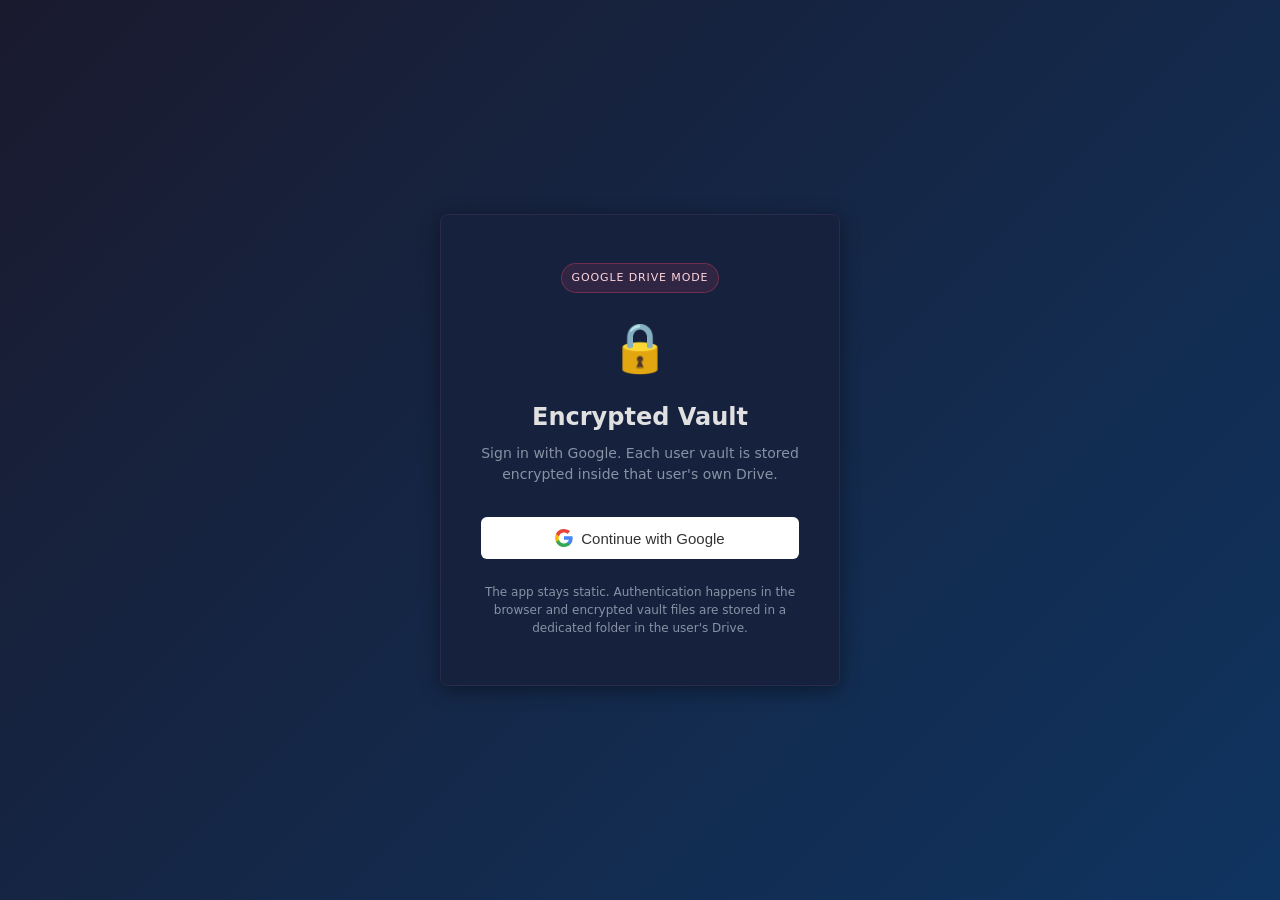
<file: index.html>
<!DOCTYPE html>
<html lang="en">
<head>
    <meta charset="UTF-8">
    <meta http-equiv="refresh" content="0; url=/login.html">
    <title>Vault</title>
</head>
<body>
    <script>window.location.replace('/login.html');</script>
</body>
</html>
</file>
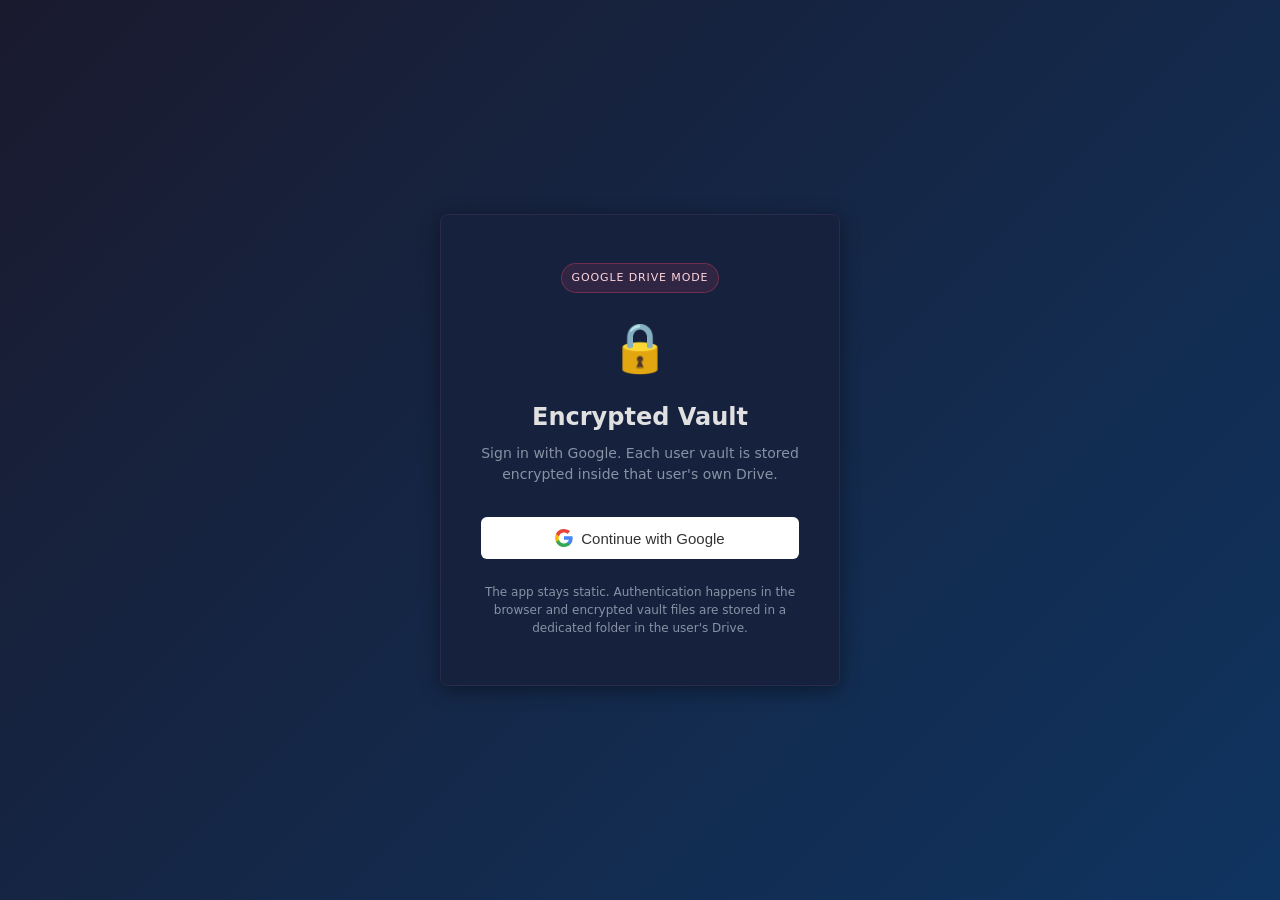
<file: public/index.html>
<!DOCTYPE html>
<html lang="en">
<head>
    <meta charset="UTF-8">
    <meta http-equiv="refresh" content="0; url=/login.html">
    <title>Drive cifrado</title>
</head>
<body>
    <script>window.location.replace('/login.html');</script>
</body>
</html>
</file>
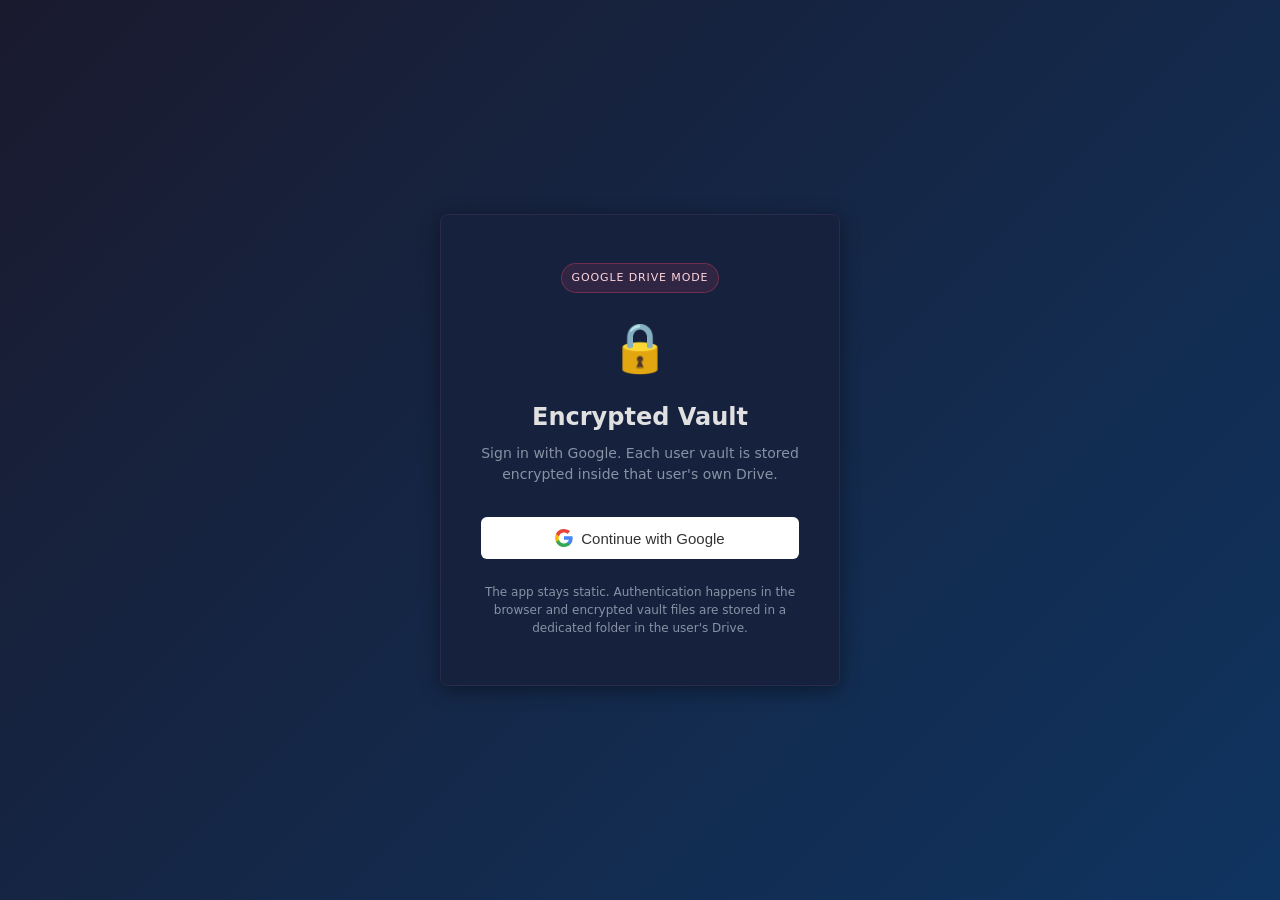
<file: editor.html>
<!DOCTYPE html>
<html lang="en">
<head>
    <meta charset="UTF-8">
    <meta name="viewport" content="width=device-width, initial-scale=1.0">
    <title>Editor — Vault</title>
    <link rel="stylesheet" href="/css/style.css">
    <link rel="stylesheet" href="/css/editor.css">
    <script src="https://accounts.google.com/gsi/client" async defer></script>
</head>
<body class="editor-page">

    <!-- Header -->
    <header class="editor-header">
        <div class="editor-header-left">
            <a href="/explorer.html" class="btn-back" id="btnBack">← Explorer</a>
            <span class="editor-filename" id="editorFilename">Untitled</span>
            <span class="save-status" id="saveStatus"></span>
        </div>
        <div class="editor-header-right">
            <button class="toolbar-btn" id="btnSaveNow">💾 Save</button>
        </div>
    </header>

    <!-- Formatting toolbar -->
    <div class="editor-toolbar">
        <button class="fmt-btn" data-cmd="bold"      title="Bold (Ctrl+B)"><b>B</b></button>
        <button class="fmt-btn" data-cmd="italic"    title="Italic (Ctrl+I)"><i>I</i></button>
        <button class="fmt-btn" data-cmd="underline" title="Underline (Ctrl+U)"><u>U</u></button>
        <button class="fmt-btn" data-cmd="strikeThrough" title="Strikethrough"><s>S</s></button>
        <div class="toolbar-sep"></div>

        <select id="headingSelect" title="Text style">
            <option value="p">Paragraph</option>
            <option value="h1">Heading 1</option>
            <option value="h2">Heading 2</option>
            <option value="h3">Heading 3</option>
            <option value="pre">Code</option>
            <option value="blockquote">Quote</option>
        </select>

        <div class="toolbar-sep"></div>
        <button class="fmt-btn" data-cmd="insertUnorderedList" title="Bullet list">• ≡</button>
        <button class="fmt-btn" data-cmd="insertOrderedList"   title="Numbered list">1. ≡</button>
        <div class="toolbar-sep"></div>

        <button class="fmt-btn" data-cmd="justifyLeft"   title="Align left">⬅</button>
        <button class="fmt-btn" data-cmd="justifyCenter" title="Center">⬛</button>
        <button class="fmt-btn" data-cmd="justifyRight"  title="Align right">➡</button>
        <div class="toolbar-sep"></div>

        <button class="fmt-btn" data-cmd="undo" title="Undo (Ctrl+Z)">↩</button>
        <button class="fmt-btn" data-cmd="redo" title="Redo (Ctrl+Y)">↪</button>
        <div class="toolbar-sep"></div>

        <button class="fmt-btn" id="btnInsertLink"  title="Insert link">🔗</button>
        <button class="fmt-btn" id="btnInsertHr"    title="Horizontal rule">—</button>
    </div>

    <!-- Document canvas -->
    <div class="editor-canvas">
        <div class="editor-paper"
             id="editorContent"
             contenteditable="true"
             spellcheck="true">
        </div>
    </div>

    <!-- Status bar -->
    <footer class="editor-status">
        <span id="wordCount">0 words</span>
        <span id="charCount">0 chars</span>
        <span id="autoSaveInfo">Auto-save every 5s</span>
    </footer>

    <script src="/js/app-config.js"></script>
    <script src="/js/api.js"></script>
    <script src="/js/auth.js"></script>
    <script src="/js/editor.js"></script>
</body>
</html>
</file>
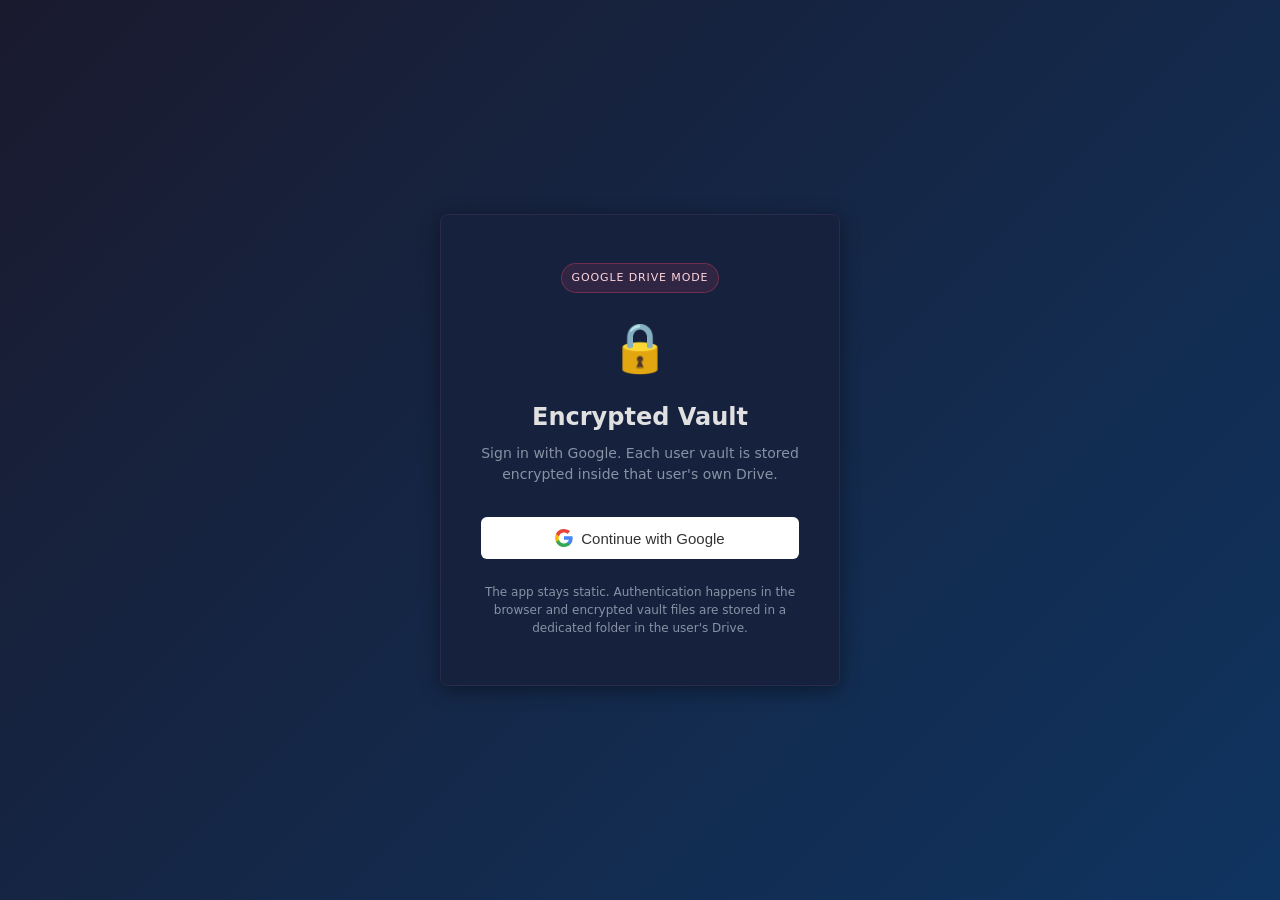
<file: explorer.html>
<!DOCTYPE html>
<html lang="en">
<head>
    <meta charset="UTF-8">
    <meta name="viewport" content="width=device-width, initial-scale=1.0">
    <title>Vault — Explorer</title>
    <link rel="stylesheet" href="/css/style.css">
    <script src="https://accounts.google.com/gsi/client" async defer></script>
</head>
<body class="explorer-page">

    <!-- Header -->
    <header class="header">
        <div class="header-left">
            <span class="header-logo">🔒</span>
            <span class="header-title">Encrypted Vault</span>
        </div>
        <div class="header-toolbar">
            <button class="toolbar-btn" id="btnUpload" title="Upload files">
                ⬆ Upload
            </button>
            <button class="toolbar-btn" id="btnNewFolder" title="Create folder">
                📁 New Folder
            </button>
            <button class="toolbar-btn" id="btnNewDoc" title="Create text document">
                📝 New Document
            </button>
            <button class="toolbar-btn" id="btnDownload" title="Download selected" disabled>
                ⬇ Download
            </button>
            <button class="toolbar-btn btn-danger" id="btnDelete" title="Delete selected" disabled>
                🗑 Delete
            </button>
        </div>
        <div class="header-right">
            <span id="userEmail" class="user-email"></span>
            <button class="toolbar-btn" id="btnLock" title="Lock vault">🔒 Lock</button>
            <button class="toolbar-btn" id="btnLogout" title="Sign out">Sign out</button>
        </div>
    </header>

    <!-- Breadcrumb -->
    <div class="breadcrumb" id="breadcrumb">
        <span class="breadcrumb-item active" data-id="null">Root</span>
    </div>

    <!-- Main layout -->
    <div class="explorer-layout">

        <!-- Sidebar: folder tree -->
        <aside class="sidebar" id="sidebar">
            <div class="sidebar-header">Folders</div>
            <div class="tree-container" id="folderTree"></div>
        </aside>

        <!-- Content: file list -->
        <main class="content" id="content">
            <table class="file-table" id="fileTable">
                <thead>
                    <tr>
                        <th class="col-check"><input type="checkbox" id="selectAll"></th>
                        <th class="col-name">Name</th>
                        <th class="col-size">Size</th>
                        <th class="col-date">Modified</th>
                        <th class="col-type">Type</th>
                    </tr>
                </thead>
                <tbody id="fileList">
                    <tr class="empty-row"><td colspan="5">Loading…</td></tr>
                </tbody>
            </table>
        </main>
    </div>

    <!-- Status bar -->
    <footer class="status-bar">
        <span id="statusText">Ready</span>
        <span id="selectionInfo"></span>
    </footer>

    <!-- Context Menu -->
    <div class="context-menu" id="contextMenu" style="display:none">
        <div class="menu-item" data-action="open">📂 Open</div>
        <div class="menu-item" data-action="download">⬇ Download</div>
        <div class="menu-item" data-action="rename">✏ Rename</div>
        <div class="menu-item" data-action="move">✂ Move to…</div>
        <div class="menu-item" data-action="copy">📋 Copy to…</div>
        <div class="menu-separator"></div>
        <div class="menu-item menu-danger" data-action="delete">🗑 Delete</div>
    </div>

    <!-- Upload input (hidden) -->
    <input type="file" id="fileInput" multiple style="display:none">

    <!-- Dialogs -->
    <div class="modal-overlay" id="modalOverlay" style="display:none">
        <div class="modal" id="modal">
            <div class="modal-header">
                <span id="modalTitle">Dialog</span>
                <button class="modal-close" id="modalClose">✕</button>
            </div>
            <div class="modal-body" id="modalBody"></div>
            <div class="modal-footer" id="modalFooter"></div>
        </div>
    </div>

    <script src="/js/app-config.js"></script>
    <script src="/js/api.js"></script>
    <script src="/js/auth.js"></script>
    <script src="/js/dialogs.js"></script>
    <script src="/js/folders.js"></script>
    <script src="/js/files.js"></script>
    <script src="/js/upload.js"></script>
    <script src="/js/explorer.js"></script>
</body>
</html>
</file>
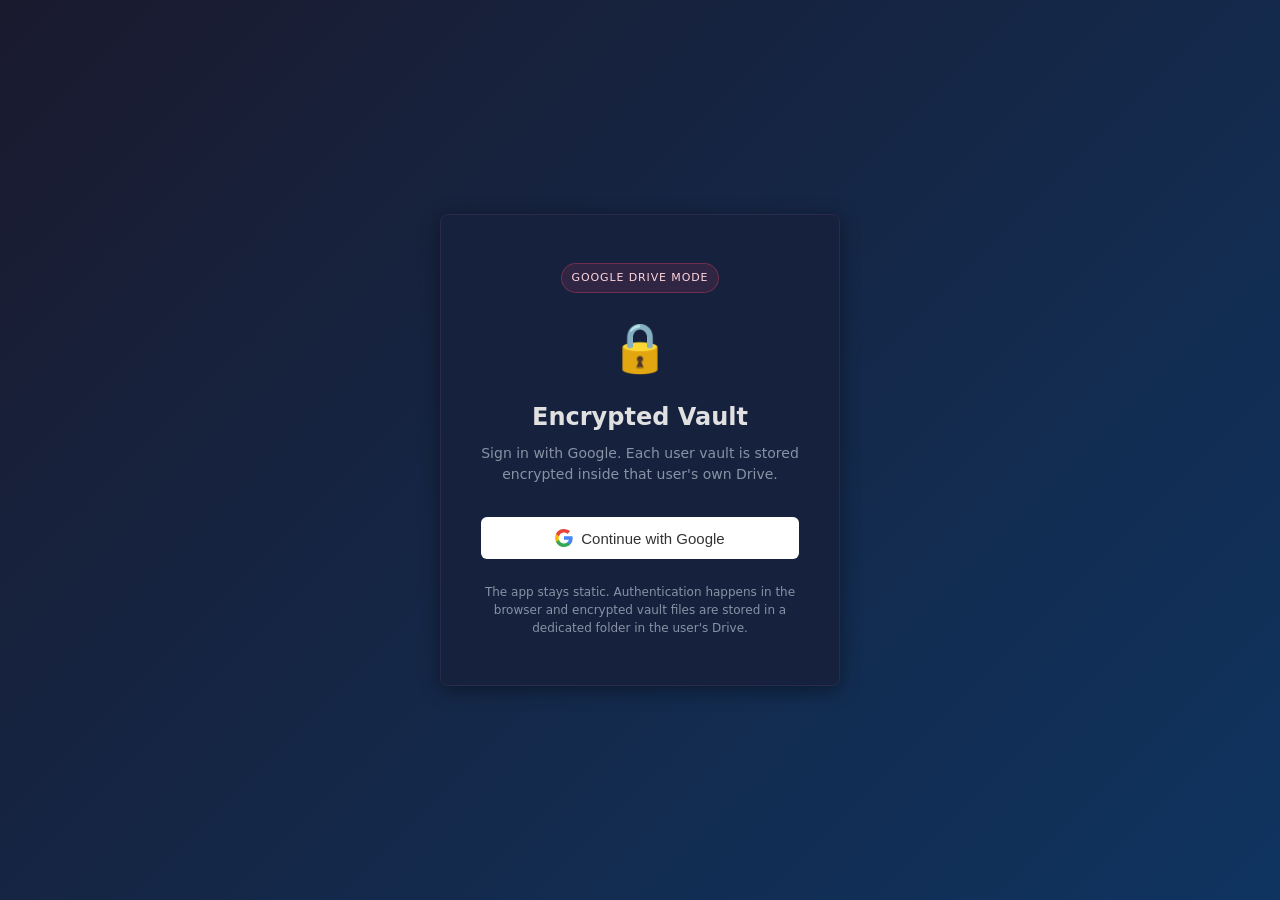
<file: login.html>
<!DOCTYPE html>
<html lang="en">
<head>
    <meta charset="UTF-8">
    <meta name="viewport" content="width=device-width, initial-scale=1.0">
    <title>Vault — Login</title>
    <link rel="stylesheet" href="/css/style.css">
    <script src="https://accounts.google.com/gsi/client" async defer></script>
</head>
<body class="auth-page">
    <div class="auth-card">
        <div class="auth-mode-badge">Google Drive Mode</div>
        <div class="auth-logo">🔒</div>
        <h1 class="auth-title">Encrypted Vault</h1>
        <p class="auth-subtitle">Sign in with Google. Each user vault is stored encrypted inside that user's own Drive.</p>

        <div id="formError" class="form-error" style="display:none"></div>
        <button type="button" class="btn btn-google" id="loginBtn">
            <svg width="18" height="18" viewBox="0 0 18 18" fill="none" xmlns="http://www.w3.org/2000/svg">
                <path d="M17.64 9.2c0-.637-.057-1.251-.164-1.84H9v3.481h4.844c-.209 1.125-.843 2.078-1.796 2.717v2.258h2.908c1.702-1.567 2.684-3.875 2.684-6.615z" fill="#4285F4"/>
                <path d="M9 18c2.43 0 4.467-.806 5.956-2.18l-2.908-2.259c-.806.54-1.837.86-3.048.86-2.344 0-4.328-1.584-5.036-3.711H.957v2.332A8.997 8.997 0 0 0 9 18z" fill="#34A853"/>
                <path d="M3.964 10.71A5.41 5.41 0 0 1 3.682 9c0-.593.102-1.17.282-1.71V4.958H.957A8.996 8.996 0 0 0 0 9c0 1.452.348 2.827.957 4.042l3.007-2.332z" fill="#FBBC05"/>
                <path d="M9 3.58c1.321 0 2.508.454 3.44 1.345l2.582-2.58C13.463.891 11.426 0 9 0A8.997 8.997 0 0 0 .957 4.958L3.964 7.29C4.672 5.163 6.656 3.58 9 3.58z" fill="#EA4335"/>
            </svg>
            Continue with Google
        </button>

        <p class="auth-note">The app stays static. Authentication happens in the browser and encrypted vault files are stored in a dedicated folder in the user's Drive.</p>
    </div>
    <script src="/js/app-config.js"></script>
    <script src="/js/api.js"></script>
    <script src="/js/auth.js"></script>
    <script src="/js/login.js"></script>
</body>
</html>
</file>
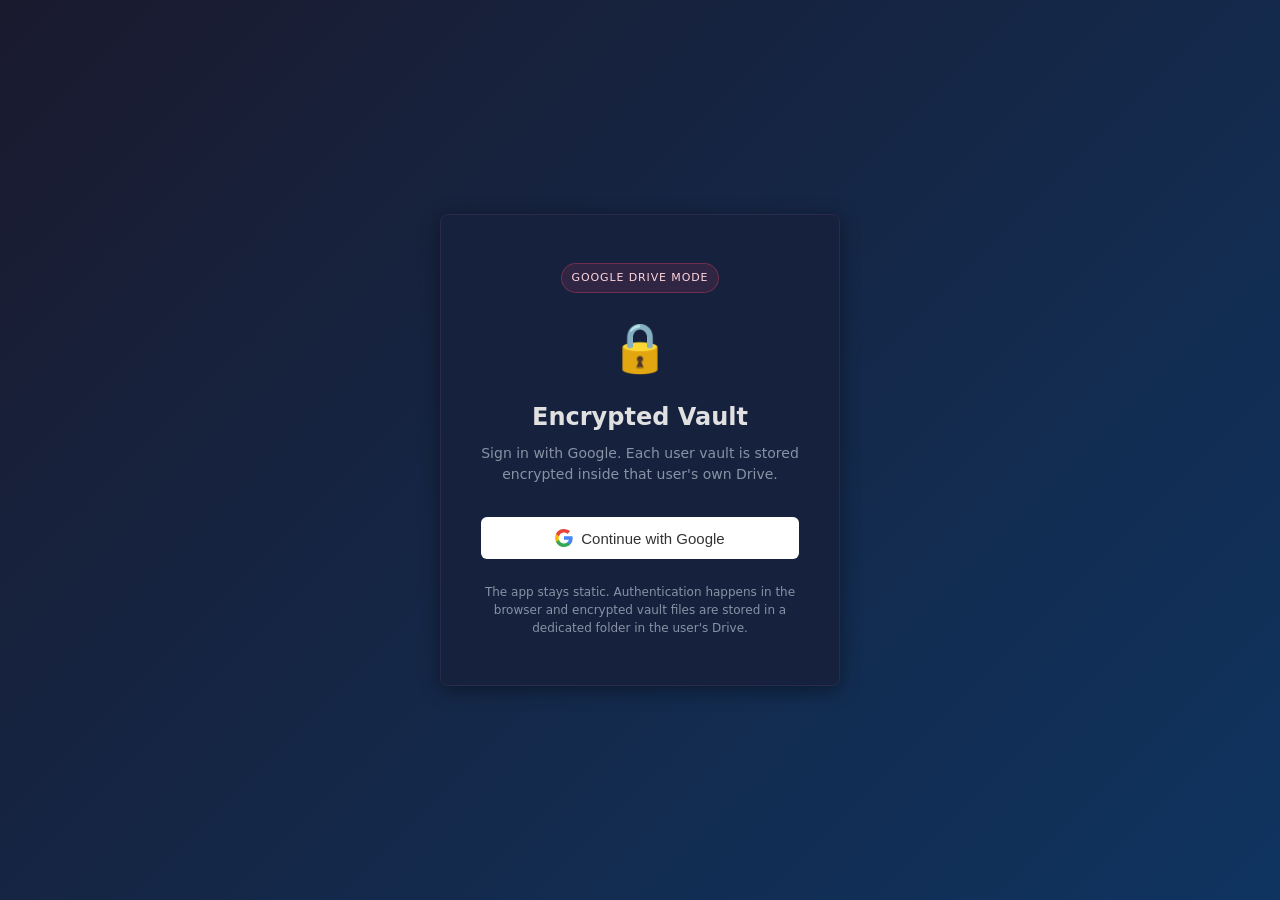
<file: unlock.html>
<!DOCTYPE html>
<html lang="en">
<head>
    <meta charset="UTF-8">
    <meta name="viewport" content="width=device-width, initial-scale=1.0">
    <title>Vault — Unlock</title>
    <link rel="stylesheet" href="/css/style.css">
    <script src="https://accounts.google.com/gsi/client" async defer></script>
</head>
<body class="auth-page">
    <div class="auth-card" id="unlockCard">
        <div class="auth-logo" id="authLogo">🔐</div>
        <h1 class="auth-title" id="authTitle">Unlock Vault</h1>
        <p class="auth-subtitle" id="authSubtitle">Enter your master password to unlock your locally encrypted vault.</p>

        <form id="unlockForm" class="auth-form">
            <div class="form-group">
                <label for="password">Master Password</label>
                <input type="password" id="password" name="password" autocomplete="current-password"
                       placeholder="Enter master password" required autofocus>
            </div>
            <!-- Only shown when action=init -->
            <div class="form-group" id="confirmGroup" style="display:none">
                <label for="confirm">Confirm Password</label>
                <input type="password" id="confirm" name="confirm" autocomplete="new-password"
                       placeholder="Confirm master password">
            </div>
            <div id="formError" class="form-error" style="display:none"></div>
            <button type="submit" class="btn btn-primary" id="submitBtn">Unlock</button>
        </form>
        <div class="auth-links">
            <a href="#" id="logoutLink">Use a different local profile</a>
        </div>
    </div>
    <script src="/js/app-config.js"></script>
    <script src="/js/api.js"></script>
    <script src="/js/auth.js"></script>
    <script src="/js/unlock.js"></script>
</body>
</html>
</file>
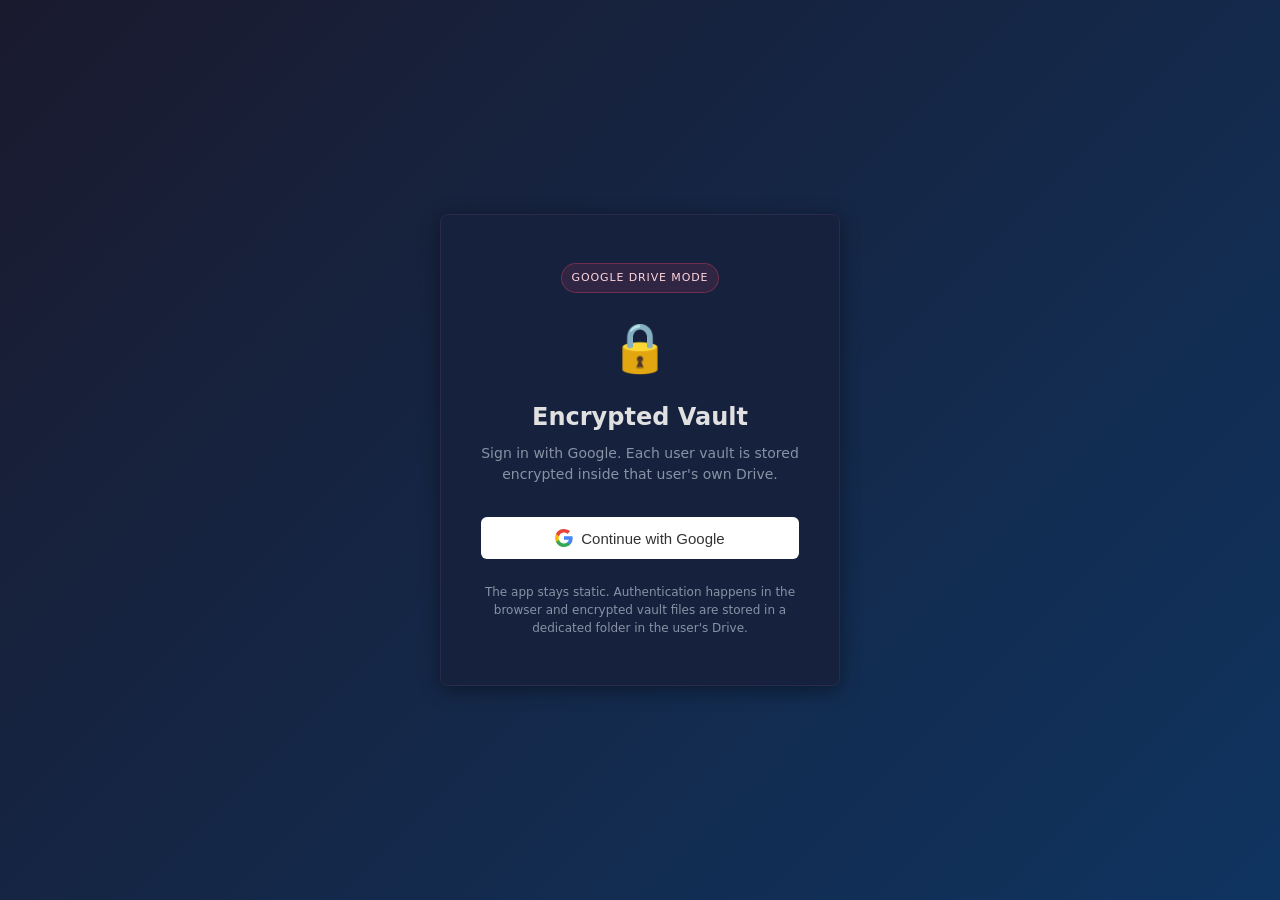
<file: public/editor.html>
<!DOCTYPE html>
<html lang="en">
<head>
    <meta charset="UTF-8">
    <meta name="viewport" content="width=device-width, initial-scale=1.0">
    <title>Editor</title>
    <link rel="stylesheet" href="/css/style.css">
    <link rel="stylesheet" href="/css/editor.css">
    <script src="https://accounts.google.com/gsi/client" async defer></script>
</head>
<body class="editor-page">

    <!-- Header -->
    <header class="editor-header">
        <div class="editor-header-left">
            <a href="/explorer.html" class="btn-back" id="btnBack">← Explorador</a>
            <span class="editor-filename" id="editorFilename">Untitled</span>
            <span class="save-status" id="saveStatus"></span>
        </div>
        <div class="editor-header-right">
            <button class="toolbar-btn" id="btnSaveNow">💾 Guardar</button>
        </div>
    </header>

    <!-- Formatting toolbar -->
    <div class="editor-toolbar">
        <button class="fmt-btn" data-cmd="bold"      title="Negrita (Ctrl+B)"><b>B</b></button>
        <button class="fmt-btn" data-cmd="italic"    title="Cursiva (Ctrl+I)"><i>I</i></button>
        <button class="fmt-btn" data-cmd="underline" title="Subrayado (Ctrl+U)"><u>U</u></button>
        <button class="fmt-btn" data-cmd="strikeThrough" title="Tachado"><s>S</s></button>
        <div class="toolbar-sep"></div>

        <select id="headingSelect" title="Text style">
            <option value="p">Párrafo</option>
            <option value="h1">Encabezado 1</option>
            <option value="h2">Encabezado 2</option>
            <option value="h3">Encabezado 3</option>
            <option value="pre">Código</option>
            <option value="blockquote">Cita</option>
        </select>

        <div class="toolbar-sep"></div>
        <button class="fmt-btn" data-cmd="insertUnorderedList" title="Lista">• ≡</button>
        <button class="fmt-btn" data-cmd="insertOrderedList"   title="List numerada">1. ≡</button>
        <div class="toolbar-sep"></div>

        <button class="fmt-btn" data-cmd="justifyLeft"   title="Alinear a la izquierda">⬅</button>
        <button class="fmt-btn" data-cmd="justifyCenter" title="Centrar">⬛</button>
        <button class="fmt-btn" data-cmd="justifyRight"  title="Alinear a la derecha">➡</button>
        <div class="toolbar-sep"></div>

        <button class="fmt-btn" data-cmd="undo" title="Deshacer (Ctrl+Z)">↩</button>
        <button class="fmt-btn" data-cmd="redo" title="Rehacer (Ctrl+Y)">↪</button>
        <div class="toolbar-sep"></div>

        <button class="fmt-btn" id="btnInsertLink"  title="Insertar link">🔗</button>
        <button class="fmt-btn" id="btnInsertHr"    title="Línea horizontal">—</button>
    </div>

    <!-- Document canvas -->
    <div class="editor-canvas">
        <div class="editor-paper"
             id="editorContent"
             contenteditable="true"
             spellcheck="true">
        </div>
    </div>

    <!-- Status bar -->
    <footer class="editor-status">
        <span id="wordCount">0 words</span>
        <span id="charCount">0 chars</span>
        <span id="autoSaveInfo">Auto-save every 5s</span>
    </footer>

    <script src="/js/app-config.js"></script>
    <script src="/js/api.js"></script>
    <script src="/js/auth.js"></script>
    <script src="/js/editor.js"></script>
</body>
</html>
</file>
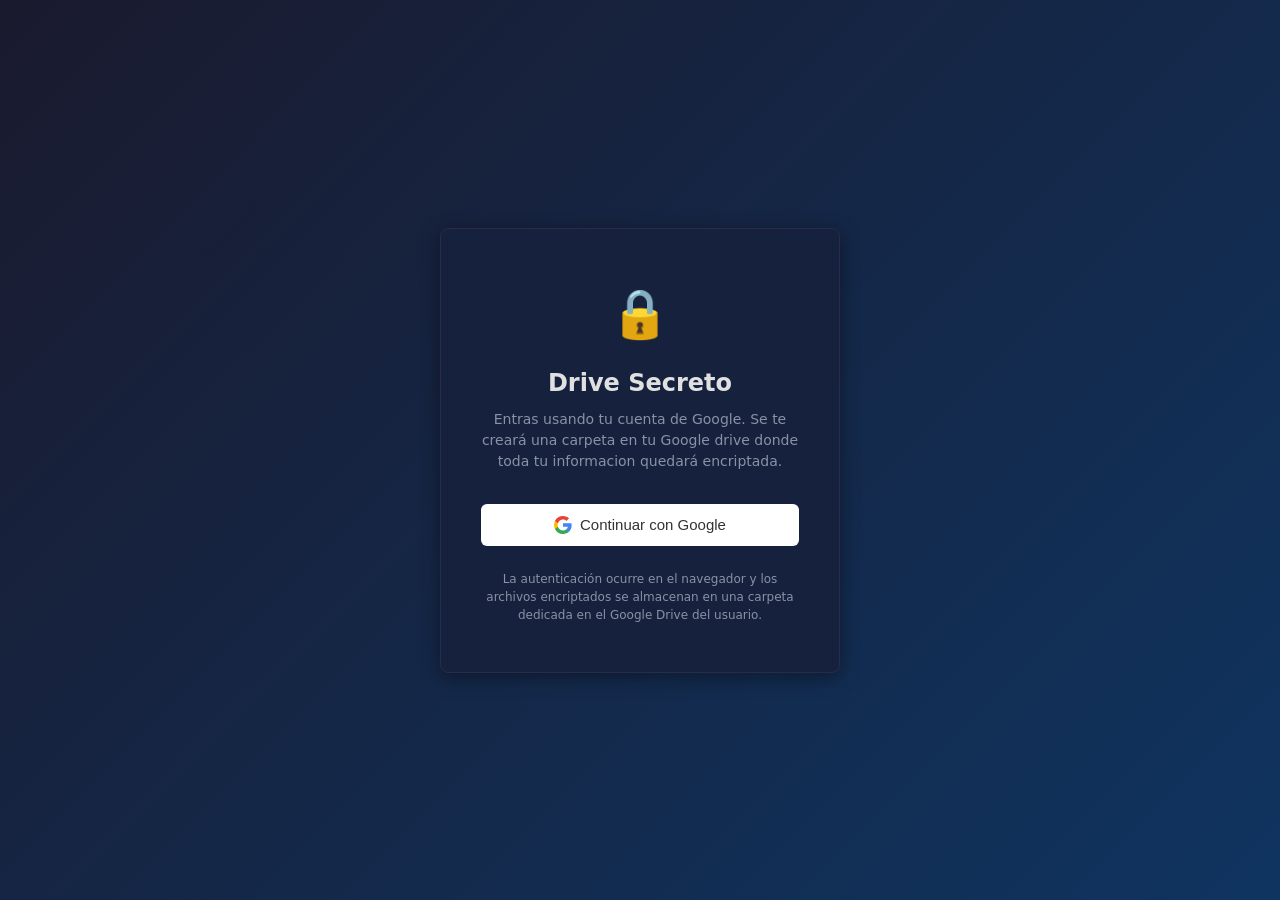
<file: public/login.html>
<!DOCTYPE html>
<html lang="en">
<head>
    <meta charset="UTF-8">
    <meta name="viewport" content="width=device-width, initial-scale=1.0">
    <title>Carpeta Cifrada — Login</title>
    <link rel="stylesheet" href="/css/style.css">
    <script src="https://accounts.google.com/gsi/client" async defer></script>
</head>
<body class="auth-page">
    <div class="auth-card">
        <div class="auth-logo">🔒</div>
        <h1 class="auth-title">Drive Secreto</h1>
        <p class="auth-subtitle">Entras usando tu cuenta de Google. Se te creará una carpeta en tu Google drive donde toda tu informacion quedará encriptada.</p>

        <div id="formError" class="form-error" style="display:none"></div>
        <button type="button" class="btn btn-google" id="loginBtn">
            <svg width="18" height="18" viewBox="0 0 18 18" fill="none" xmlns="http://www.w3.org/2000/svg">
                <path d="M17.64 9.2c0-.637-.057-1.251-.164-1.84H9v3.481h4.844c-.209 1.125-.843 2.078-1.796 2.717v2.258h2.908c1.702-1.567 2.684-3.875 2.684-6.615z" fill="#4285F4"/>
                <path d="M9 18c2.43 0 4.467-.806 5.956-2.18l-2.908-2.259c-.806.54-1.837.86-3.048.86-2.344 0-4.328-1.584-5.036-3.711H.957v2.332A8.997 8.997 0 0 0 9 18z" fill="#34A853"/>
                <path d="M3.964 10.71A5.41 5.41 0 0 1 3.682 9c0-.593.102-1.17.282-1.71V4.958H.957A8.996 8.996 0 0 0 0 9c0 1.452.348 2.827.957 4.042l3.007-2.332z" fill="#FBBC05"/>
                <path d="M9 3.58c1.321 0 2.508.454 3.44 1.345l2.582-2.58C13.463.891 11.426 0 9 0A8.997 8.997 0 0 0 .957 4.958L3.964 7.29C4.672 5.163 6.656 3.58 9 3.58z" fill="#EA4335"/>
            </svg>
            Continuar con Google
        </button>

        <p class="auth-note">La autenticación ocurre en el navegador y los archivos encriptados se almacenan en una carpeta dedicada en el Google Drive del usuario.</p>
    </div>
    <script src="/js/app-config.js"></script>
    <script src="/js/api.js"></script>
    <script src="/js/auth.js"></script>
    <script src="/js/login.js"></script>
</body>
</html>
</file>
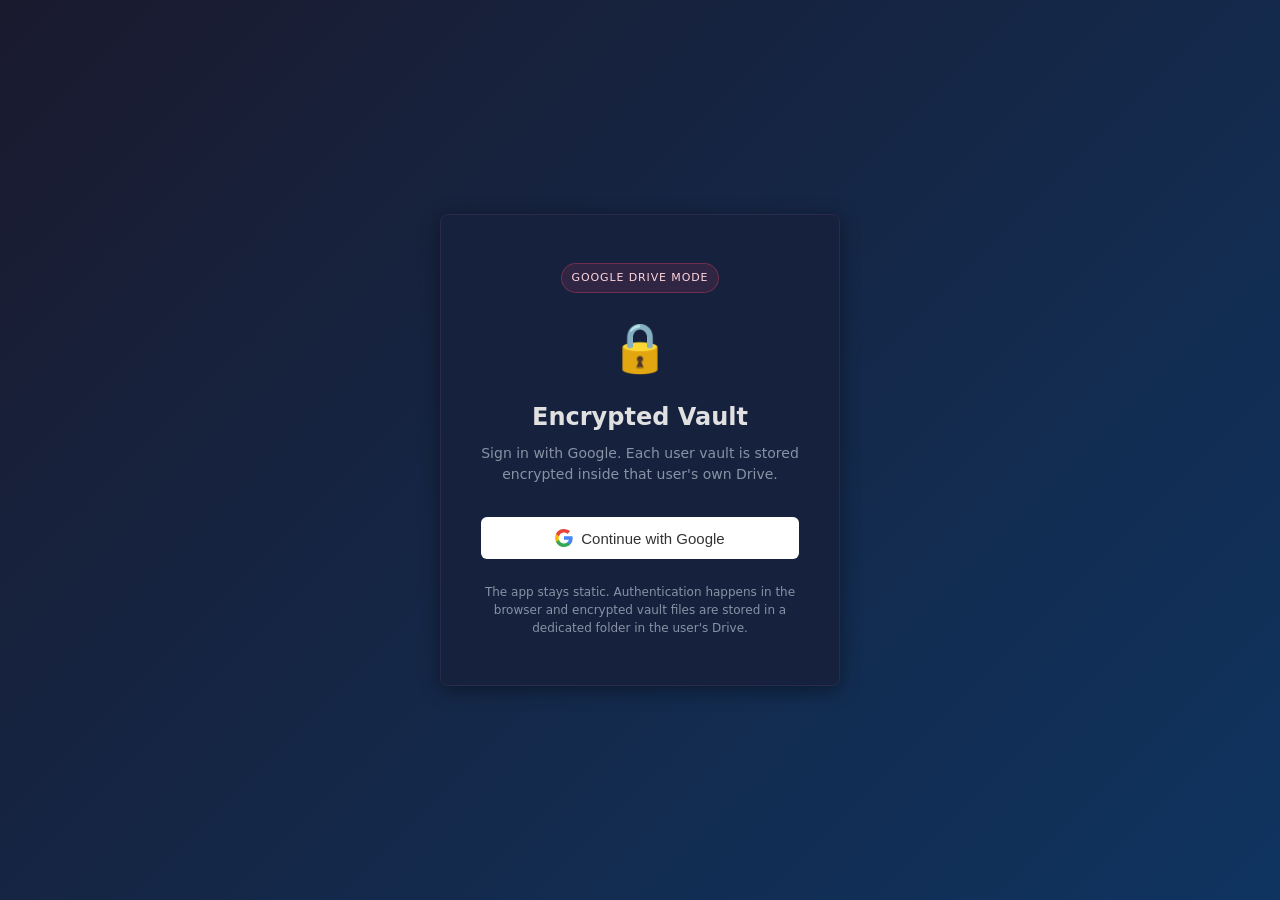
<file: public/unlock.html>
<!DOCTYPE html>
<html lang="en">
<head>
    <meta charset="UTF-8">
    <meta name="viewport" content="width=device-width, initial-scale=1.0">
    <title>Abrir carpeta</title>
    <link rel="stylesheet" href="/css/style.css">

    <script src="https://accounts.google.com/gsi/client" async defer></script>

    <!-- Iconos -->
    <link rel="stylesheet" href="https://cdnjs.cloudflare.com/ajax/libs/font-awesome/6.5.2/css/all.min.css">
</head>

<body class="auth-page">

    <div class="auth-card" id="unlockCard">

        <div class="auth-logo" id="authLogo">🔐</div>

        <h1 class="auth-title" id="authTitle">
            Acceder a la carpeta encriptada
        </h1>

        <p class="auth-subtitle" id="authSubtitle">
            Ingresa tu contraseña maestra para acceder a tu carpeta encriptada.
        </p>


        <form id="unlockForm" class="auth-form">

            <div class="form-group">
                <label for="password">Contraseña maestra</label>

                <div class="password-wrapper">
                    <input 
                        type="password" 
                        id="password" 
                        name="password" 
                        autocomplete="current-password"
                        placeholder="Ingresa tu contraseña maestra" 
                        required 
                        autofocus>

                    <button type="button" class="password-toggle">
                        <i class="fa-solid fa-eye"></i>
                    </button>
                </div>
            </div>


            <!-- Only shown when action=init -->
            <div class="form-group" id="confirmGroup" style="display:none">

                <label for="confirm">Confirmar contraseña</label>

                <div class="password-wrapper">
                    <input 
                        type="password" 
                        id="confirm" 
                        name="confirm" 
                        autocomplete="new-password"
                        placeholder="Confirma tu contraseña maestra">

                    <button type="button" class="password-toggle">
                        <i class="fa-solid fa-eye"></i>
                    </button>
                </div>

            </div>


            <div id="formError" class="form-error" style="display:none"></div>

            <button type="submit" class="btn btn-primary" id="submitBtn">
                Abrir
            </button>

        </form>


        <div class="auth-links">
            <a href="#" id="logoutLink">
                Usa un perfil local diferente
            </a>
        </div>

    </div>


    <script src="/js/app-config.js"></script>
    <script src="/js/api.js"></script>
    <script src="/js/auth.js"></script>
    <script src="/js/unlock.js"></script>

</body>
</html>
</file>
<file: css/style.css>
:root {
    --bg: #1a1a2e;
    --bg-2: #16213e;
    --bg-3: #0f3460;
    --accent: #e94560;
    --accent-hover: #c73652;
    --text: #e0e0e0;
    --text-dim: #8892a4;
    --border: #2a2a4a;
    --hover: #1e2a45;
    --selected: #1a3a5c;
    --success: #4caf50;
    --danger: #e53935;
    --shadow: 0 4px 20px rgba(0,0,0,0.4);
    --radius: 8px;
    --font: -apple-system, BlinkMacSystemFont, 'Segoe UI', system-ui, sans-serif;
}

* { box-sizing: border-box; margin: 0; padding: 0; }

body {
    font-family: var(--font);
    background: var(--bg);
    color: var(--text);
    font-size: 14px;
    line-height: 1.5;
}

/* ── Auth pages ─────────────────────────────────────────────────── */
.auth-page {
    display: flex;
    align-items: center;
    justify-content: center;
    min-height: 100vh;
    background: linear-gradient(135deg, var(--bg) 0%, var(--bg-3) 100%);
}

.auth-card {
    background: var(--bg-2);
    border: 1px solid var(--border);
    border-radius: var(--radius);
    padding: 48px 40px;
    width: 100%;
    max-width: 400px;
    text-align: center;
    box-shadow: var(--shadow);
}

.auth-mode-badge {
    display: inline-flex;
    align-items: center;
    padding: 6px 10px;
    margin-bottom: 18px;
    border: 1px solid rgba(233,69,96,.35);
    border-radius: 999px;
    background: rgba(233,69,96,.12);
    color: #ffd6de;
    font-size: 11px;
    letter-spacing: .08em;
    text-transform: uppercase;
}

.auth-logo { font-size: 48px; margin-bottom: 16px; }
.auth-title { font-size: 24px; font-weight: 700; margin-bottom: 8px; }
.auth-subtitle { color: var(--text-dim); margin-bottom: 32px; }
.auth-note { color: var(--text-dim); font-size: 12px; margin-top: 24px; }
.auth-links { margin-top: 20px; }
.auth-links a { color: var(--text-dim); font-size: 12px; text-decoration: none; }
.auth-links a:hover { color: var(--text); }

/* ── Forms ──────────────────────────────────────────────────────── */
.auth-form { text-align: left; }
.form-group { margin-bottom: 16px; }
.form-group label { display: block; font-size: 12px; color: var(--text-dim); margin-bottom: 6px; text-transform: uppercase; letter-spacing: .05em; }
.form-group input {
    width: 100%;
    padding: 10px 14px;
    background: var(--bg);
    border: 1px solid var(--border);
    border-radius: 6px;
    color: var(--text);
    font-size: 14px;
    outline: none;
    transition: border-color 0.2s;
}
.form-group input:focus { border-color: var(--accent); }
.form-error { color: var(--danger); font-size: 13px; margin-bottom: 12px; padding: 8px; background: rgba(229,57,53,.1); border-radius: 4px; }

/* ── Buttons ────────────────────────────────────────────────────── */
.btn {
    display: inline-flex;
    align-items: center;
    gap: 8px;
    padding: 10px 20px;
    border: none;
    border-radius: 6px;
    font-size: 14px;
    font-weight: 500;
    cursor: pointer;
    transition: background 0.2s, opacity 0.2s;
    text-decoration: none;
}
.btn:disabled { opacity: 0.5; cursor: not-allowed; }
.btn-primary { background: var(--accent); color: #fff; width: 100%; justify-content: center; }
.btn-primary:hover:not(:disabled) { background: var(--accent-hover); }
.btn-google { background: #fff; color: #333; width: 100%; justify-content: center; font-size: 15px; padding: 12px; }
.btn-google:hover { background: #f0f0f0; }
.btn-danger { background: transparent; color: var(--danger); border: 1px solid var(--danger); }
.btn-danger:hover:not(:disabled) { background: rgba(229,57,53,.1); }

@media (max-width: 720px) {
    .auth-card {
        margin: 20px;
        padding: 32px 24px;
    }
}

/* ── Explorer layout ────────────────────────────────────────────── */
.explorer-page { display: flex; flex-direction: column; height: 100vh; overflow: hidden; }

.header {
    display: flex;
    align-items: center;
    gap: 16px;
    padding: 0 16px;
    height: 48px;
    background: var(--bg-2);
    border-bottom: 1px solid var(--border);
    flex-shrink: 0;
}
.header-left { display: flex; align-items: center; gap: 8px; }
.header-logo { font-size: 20px; }
.header-title { font-weight: 700; font-size: 16px; }
.header-toolbar { display: flex; gap: 4px; flex: 1; }
.header-right { display: flex; align-items: center; gap: 8px; }
.user-email { color: var(--text-dim); font-size: 12px; }

.toolbar-btn {
    padding: 5px 12px;
    background: transparent;
    border: 1px solid var(--border);
    border-radius: 5px;
    color: var(--text);
    cursor: pointer;
    font-size: 13px;
    white-space: nowrap;
    transition: background 0.15s, border-color 0.15s;
}
.toolbar-btn:hover:not(:disabled) { background: var(--hover); border-color: var(--text-dim); }
.toolbar-btn:disabled { opacity: 0.4; cursor: not-allowed; }
.toolbar-btn.btn-danger { color: var(--danger); border-color: var(--danger); }
.toolbar-btn.btn-danger:hover:not(:disabled) { background: rgba(229,57,53,.1); }

.breadcrumb {
    display: flex;
    align-items: center;
    padding: 6px 16px;
    background: var(--bg-2);
    border-bottom: 1px solid var(--border);
    gap: 4px;
    font-size: 13px;
    flex-shrink: 0;
}
.breadcrumb-item { color: var(--text-dim); cursor: pointer; }
.breadcrumb-item:hover { color: var(--text); text-decoration: underline; }
.breadcrumb-item.active { color: var(--text); cursor: default; text-decoration: none; }
.breadcrumb-sep { color: var(--border); }

.explorer-layout { display: flex; flex: 1; overflow: hidden; }

.sidebar {
    width: 220px;
    flex-shrink: 0;
    background: var(--bg-2);
    border-right: 1px solid var(--border);
    display: flex;
    flex-direction: column;
    overflow: hidden;
}
.sidebar-header {
    padding: 8px 12px;
    font-size: 11px;
    font-weight: 700;
    text-transform: uppercase;
    letter-spacing: .08em;
    color: var(--text-dim);
    border-bottom: 1px solid var(--border);
}
.tree-container { overflow-y: auto; flex: 1; padding: 4px 0; }

.tree-item {
    display: flex;
    align-items: center;
    gap: 4px;
    padding: 5px 8px;
    cursor: pointer;
    border-radius: 4px;
    margin: 1px 4px;
    transition: background 0.1s;
    font-size: 13px;
    white-space: nowrap;
    overflow: hidden;
    text-overflow: ellipsis;
}
.tree-item:hover { background: var(--hover); }
.tree-item.selected { background: var(--selected); color: #fff; }
.tree-toggle { width: 14px; font-size: 10px; text-align: center; flex-shrink: 0; color: var(--text-dim); }
.tree-icon { flex-shrink: 0; }
.tree-label { overflow: hidden; text-overflow: ellipsis; }

.content { flex: 1; overflow: auto; background: var(--bg); }

/* ── File table ─────────────────────────────────────────────────── */
.file-table { width: 100%; border-collapse: collapse; }
.file-table th {
    text-align: left;
    padding: 8px 12px;
    font-size: 11px;
    font-weight: 600;
    text-transform: uppercase;
    letter-spacing: .06em;
    color: var(--text-dim);
    border-bottom: 1px solid var(--border);
    background: var(--bg-2);
    position: sticky;
    top: 0;
    z-index: 1;
}
.file-table td { padding: 8px 12px; border-bottom: 1px solid rgba(42,42,74,0.5); }
.file-table tr.file-row { cursor: pointer; transition: background 0.1s; }
.file-table tr.file-row:hover { background: var(--hover); }
.file-table tr.file-row.selected { background: var(--selected); }

.col-check { width: 36px; }
.col-name { min-width: 200px; }
.col-size { width: 90px; color: var(--text-dim); text-align: right; }
.col-date { width: 160px; color: var(--text-dim); }
.col-type { width: 100px; color: var(--text-dim); }

.file-name-cell { display: flex; align-items: center; gap: 8px; }
.file-icon { font-size: 16px; flex-shrink: 0; }

.empty-row td { text-align: center; color: var(--text-dim); padding: 48px; }

/* ── Status bar ─────────────────────────────────────────────────── */
.status-bar {
    display: flex;
    justify-content: space-between;
    padding: 4px 16px;
    background: var(--bg-2);
    border-top: 1px solid var(--border);
    font-size: 12px;
    color: var(--text-dim);
    flex-shrink: 0;
}

/* ── Context menu ────────────────────────────────────────────────── */
.context-menu {
    position: fixed;
    background: var(--bg-2);
    border: 1px solid var(--border);
    border-radius: var(--radius);
    box-shadow: var(--shadow);
    z-index: 1000;
    min-width: 180px;
    padding: 4px 0;
}
.menu-item {
    padding: 8px 16px;
    cursor: pointer;
    font-size: 13px;
    transition: background 0.1s;
}
.menu-item:hover { background: var(--hover); }
.menu-item.menu-danger { color: var(--danger); }
.menu-separator { border-top: 1px solid var(--border); margin: 4px 0; }

/* ── Modal ───────────────────────────────────────────────────────── */
.modal-overlay {
    position: fixed;
    inset: 0;
    background: rgba(0,0,0,0.6);
    display: flex;
    align-items: center;
    justify-content: center;
    z-index: 2000;
}
.modal {
    background: var(--bg-2);
    border: 1px solid var(--border);
    border-radius: var(--radius);
    width: 100%;
    max-width: 440px;
    box-shadow: var(--shadow);
}
.modal-header {
    display: flex;
    justify-content: space-between;
    align-items: center;
    padding: 16px 20px;
    border-bottom: 1px solid var(--border);
    font-weight: 600;
}
.modal-close { background: none; border: none; color: var(--text-dim); cursor: pointer; font-size: 16px; }
.modal-close:hover { color: var(--text); }
.modal-body { padding: 20px; }
.modal-body .form-group { margin-bottom: 12px; }
.modal-footer {
    display: flex;
    justify-content: flex-end;
    gap: 8px;
    padding: 12px 20px;
    border-top: 1px solid var(--border);
}
.btn-secondary { background: var(--bg); border: 1px solid var(--border); color: var(--text); padding: 8px 16px; border-radius: 5px; cursor: pointer; font-size: 13px; }
.btn-secondary:hover { background: var(--hover); }
.btn-confirm { background: var(--accent); color: #fff; border: none; padding: 8px 16px; border-radius: 5px; cursor: pointer; font-size: 13px; }
.btn-confirm:hover { background: var(--accent-hover); }

/* ── Upload progress ─────────────────────────────────────────────── */
.upload-progress { margin-top: 12px; }
.progress-bar { height: 4px; background: var(--border); border-radius: 2px; overflow: hidden; }
.progress-fill { height: 100%; background: var(--accent); transition: width 0.3s; width: 0%; }
.progress-label { font-size: 12px; color: var(--text-dim); margin-top: 4px; }

/* ── Scrollbars ──────────────────────────────────────────────────── */
::-webkit-scrollbar { width: 6px; height: 6px; }
::-webkit-scrollbar-track { background: transparent; }
::-webkit-scrollbar-thumb { background: var(--border); border-radius: 3px; }
::-webkit-scrollbar-thumb:hover { background: var(--text-dim); }

/* ── Move/Copy folder picker ─────────────────────────────────────── */
.folder-picker { max-height: 240px; overflow-y: auto; border: 1px solid var(--border); border-radius: 5px; }
.folder-picker-item { padding: 8px 12px; cursor: pointer; display: flex; align-items: center; gap: 8px; font-size: 13px; }
.folder-picker-item:hover { background: var(--hover); }
.folder-picker-item.selected { background: var(--selected); }
</file>
<file: css/editor.css>
/* ── Editor page layout ────────────────────────────────────────── */
.editor-page {
    display: flex;
    flex-direction: column;
    height: 100vh;
    overflow: hidden;
    background: #252535;
}

.editor-header {
    display: flex;
    justify-content: space-between;
    align-items: center;
    padding: 0 16px;
    height: 46px;
    background: var(--bg-2);
    border-bottom: 1px solid var(--border);
    flex-shrink: 0;
    gap: 12px;
}

.editor-header-left {
    display: flex;
    align-items: center;
    gap: 12px;
    min-width: 0;
    flex: 1;
}

.btn-back {
    color: var(--text-dim);
    text-decoration: none;
    font-size: 13px;
    white-space: nowrap;
    padding: 4px 8px;
    border-radius: 4px;
    transition: background 0.1s;
}
.btn-back:hover { background: var(--hover); color: var(--text); }

.editor-filename {
    font-weight: 600;
    font-size: 14px;
    overflow: hidden;
    text-overflow: ellipsis;
    white-space: nowrap;
}

.save-status {
    font-size: 12px;
    color: var(--text-dim);
    white-space: nowrap;
    transition: opacity 0.3s;
}
.save-status.saving { color: #ffd54f; }
.save-status.saved  { color: var(--success); }
.save-status.error  { color: var(--danger); }

/* ── Formatting toolbar ────────────────────────────────────────── */
.editor-toolbar {
    display: flex;
    align-items: center;
    gap: 2px;
    padding: 4px 12px;
    background: var(--bg-2);
    border-bottom: 1px solid var(--border);
    flex-shrink: 0;
    flex-wrap: wrap;
}

.fmt-btn {
    min-width: 30px;
    height: 28px;
    padding: 0 7px;
    background: transparent;
    border: 1px solid transparent;
    border-radius: 4px;
    color: var(--text);
    cursor: pointer;
    font-size: 13px;
    font-family: var(--font);
    display: inline-flex;
    align-items: center;
    justify-content: center;
    transition: background 0.1s, border-color 0.1s;
}
.fmt-btn:hover  { background: var(--hover); border-color: var(--border); }
.fmt-btn.active { background: var(--selected); border-color: var(--accent); }

.fmt-btn b { font-weight: 900; font-family: Georgia, serif; }
.fmt-btn i { font-style: italic; font-family: Georgia, serif; }
.fmt-btn u { text-decoration: underline; }
.fmt-btn s { text-decoration: line-through; }

.toolbar-sep {
    width: 1px;
    height: 20px;
    background: var(--border);
    margin: 0 4px;
    flex-shrink: 0;
}

#headingSelect {
    height: 28px;
    padding: 0 8px;
    background: var(--bg);
    border: 1px solid var(--border);
    border-radius: 4px;
    color: var(--text);
    font-size: 13px;
    cursor: pointer;
    outline: none;
}
#headingSelect:focus { border-color: var(--accent); }

/* ── Document canvas ───────────────────────────────────────────── */
.editor-canvas {
    flex: 1;
    overflow-y: auto;
    padding: 40px 24px;
    display: flex;
    justify-content: center;
}

.editor-paper {
    width: 100%;
    max-width: 800px;
    min-height: calc(100vh - 200px);
    background: #ffffff;
    color: #1a1a1a;
    padding: 72px 80px;
    box-shadow: 0 2px 20px rgba(0, 0, 0, 0.4);
    border-radius: 3px;
    outline: none;
    font-family: Georgia, 'Times New Roman', serif;
    font-size: 16px;
    line-height: 1.8;
    caret-color: #1a1a1a;
}

/* Content styles inside the paper */
.editor-paper h1 { font-size: 2em; margin: 0.5em 0 0.3em; font-weight: 700; border-bottom: 2px solid #eee; padding-bottom: 4px; }
.editor-paper h2 { font-size: 1.5em; margin: 0.7em 0 0.3em; font-weight: 700; }
.editor-paper h3 { font-size: 1.2em; margin: 0.7em 0 0.3em; font-weight: 700; }
.editor-paper p  { margin: 0 0 0.8em; }
.editor-paper ul, .editor-paper ol { margin: 0.5em 0 0.8em 1.5em; }
.editor-paper li { margin-bottom: 0.3em; }
.editor-paper pre {
    background: #f4f4f4;
    border: 1px solid #ddd;
    border-radius: 4px;
    padding: 12px 16px;
    font-family: 'Courier New', monospace;
    font-size: 14px;
    overflow-x: auto;
    white-space: pre-wrap;
    margin: 0.8em 0;
}
.editor-paper blockquote {
    border-left: 4px solid #aaa;
    margin: 0.8em 0;
    padding: 4px 16px;
    color: #555;
    font-style: italic;
}
.editor-paper a { color: #1a73e8; }
.editor-paper hr { border: none; border-top: 2px solid #eee; margin: 1.5em 0; }

/* ── Status bar ────────────────────────────────────────────────── */
.editor-status {
    display: flex;
    gap: 24px;
    padding: 4px 16px;
    background: var(--bg-2);
    border-top: 1px solid var(--border);
    font-size: 12px;
    color: var(--text-dim);
    flex-shrink: 0;
}

/* ── Responsive ────────────────────────────────────────────────── */
@media (max-width: 900px) {
    .editor-paper { padding: 32px 24px; }
    .editor-canvas { padding: 16px 0; }
}
</file>
